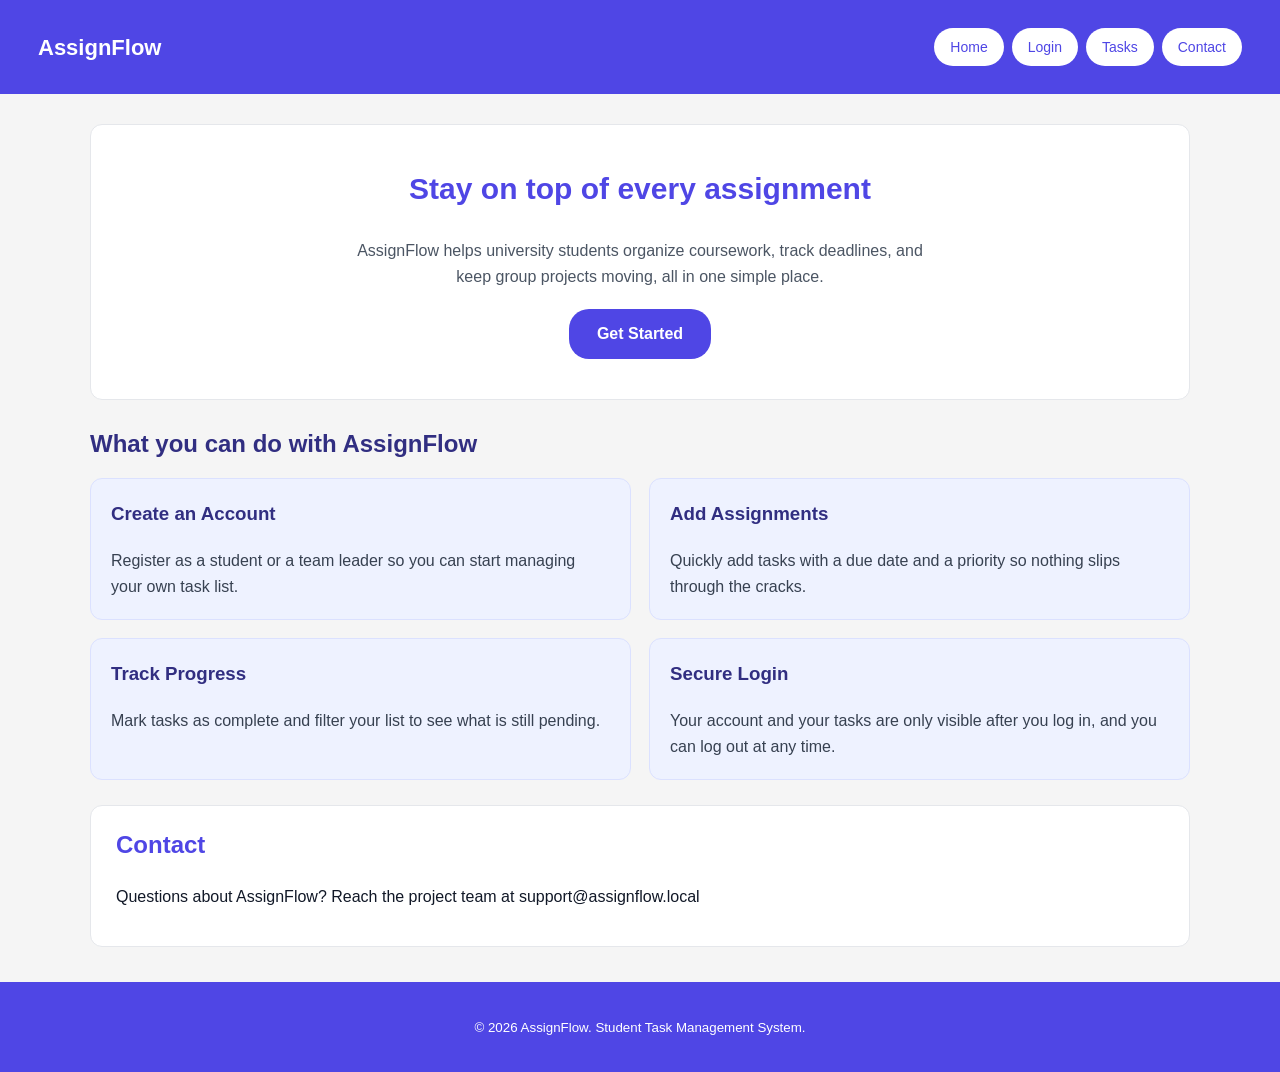
<file: AssignFlow-main/index.html>
<!doctype html>
<html lang="en">
  <head>
    <meta charset="UTF-8" />
    <meta name="viewport" content="width=device-width, initial-scale=1.0" />
    <title>AssignFlow | Student Task Manager</title>

    <link rel="stylesheet" href="CSS/main.css" />
    <link rel="stylesheet" href="CSS/layout.css" />
    <link rel="stylesheet" href="CSS/forms.css" />
    <link rel="stylesheet" href="CSS/home.css" />
    <link rel="stylesheet" href="CSS/responsive.css" />
  </head>
  <body>
    <header class="site-header">
      <h1>AssignFlow</h1>
      <nav>
        <a href="index.html">Home</a>
        <a href="Pages/auth.html">Login</a>
        <a href="Pages/dashboard.html">Tasks</a>
        <a href="#contact">Contact</a>
      </nav>
    </header>

    <main class="home-page">
      <section class="hero">
        <h2>Stay on top of every assignment</h2>
        <p>
          AssignFlow helps university students organize coursework, track
          deadlines, and keep group projects moving, all in one simple place.
        </p>
        <a class="cta-button" href="Pages/auth.html">Get Started</a>
      </section>

      <section class="features">
        <h2>What you can do with AssignFlow</h2>

        <div class="feature-grid">
          <article class="feature-card">
            <h3>Create an Account</h3>
            <p>
              Register as a student or a team leader so you can start managing
              your own task list.
            </p>
          </article>

          <article class="feature-card">
            <h3>Add Assignments</h3>
            <p>
              Quickly add tasks with a due date and a priority so nothing slips
              through the cracks.
            </p>
          </article>

          <article class="feature-card">
            <h3>Track Progress</h3>
            <p>
              Mark tasks as complete and filter your list to see what is still
              pending.
            </p>
          </article>

          <article class="feature-card">
            <h3>Secure Login</h3>
            <p>
              Your account and your tasks are only visible after you log in, and
              you can log out at any time.
            </p>
          </article>
        </div>
      </section>

      <section id="contact" class="contact">
        <h2>Contact</h2>
        <p>
          Questions about AssignFlow? Reach the project team at
          support@assignflow.local
        </p>
      </section>
    </main>

    <footer>
      <p>
        <small>&copy; 2026 AssignFlow. Student Task Management System.</small>
      </p>
    </footer>
  </body>
</html>



<!-- YO WASSUUP0 -->
 <!-- choni 28928429-->
</file>
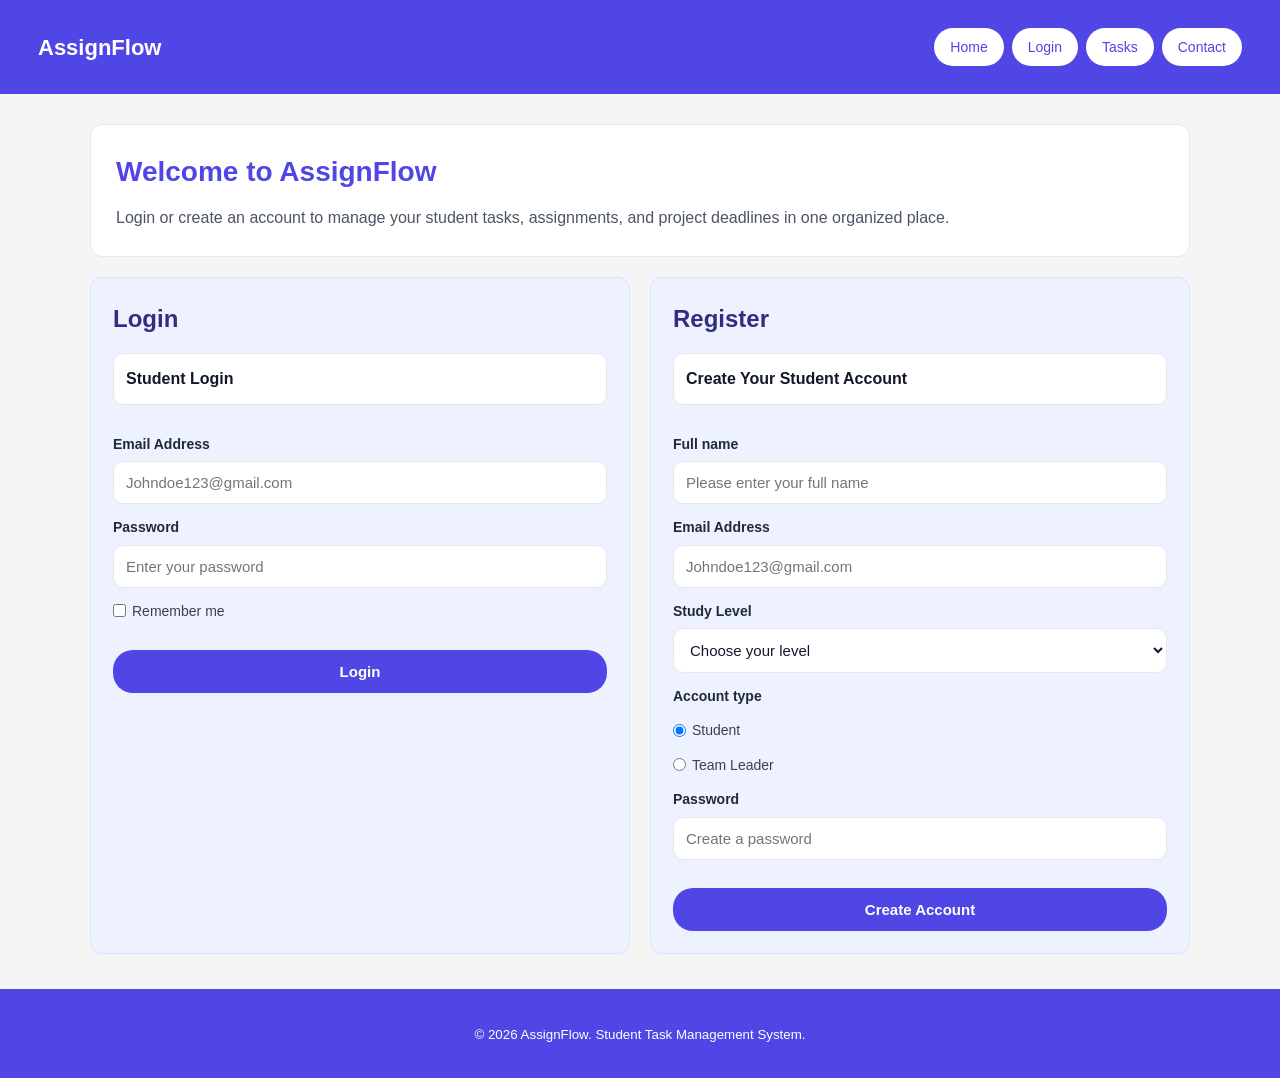
<file: AssignFlow-main/Pages/auth.html>
<!doctype html>
<html lang="en">
  <head>
    <meta charset="UTF-8" />
    <meta name="viewport" content="width=device-width, initial-scale=1.0" />
    <title>Login & Register | AssignFlow</title>

    <link rel="stylesheet" href="../CSS/main.css" />
    <link rel="stylesheet" href="../CSS/layout.css" />
    <link rel="stylesheet" href="../CSS/forms.css" />
    <link rel="stylesheet" href="../CSS/responsive.css" />
  </head>
  <body>
    <header class="site-header">
      <h1>AssignFlow</h1>
      <nav>
        <a href="../index.html">Home</a>
        <a href="auth.html">Login</a>
        <a href="dashboard.html">Tasks</a>
        <a href="../index.html#contact">Contact</a>
      </nav>
    </header>

    <main class="auth-page">
      <section class="auth-intro">
        <h2>Welcome to AssignFlow</h2>
        <p>
          Login or create an account to manage your student tasks,
          assignments, and project deadlines in one organized place.
        </p>
      </section>

      <section class="auth-container">
        <article class="auth-card">
          <h2>Login</h2>

          
          <form id="login-form">
            <fieldset>
              <legend>Student Login</legend>
              <label for="login-email">Email Address</label>
              <input
                type="email"
                id="login-email"
                name="login-email"
                placeholder="Johndoe123@gmail.com"
                required
              />

              <label for="login-password">Password</label>
              <input
                type="password"
                id="login-password"
                name="login-password"
                placeholder="Enter your password"
                required
              />

              <label class="checkbox-row">
                <input type="checkbox" id="remember-me" name="remember" />
                Remember me
              </label>

              <p id="login-message" class="form-message"></p>

              <button type="submit">Login</button>
            </fieldset>
          </form>
        </article>

        <article class="auth-card">
          <h2>Register</h2>

          <!-- Use case: Student Registration -->
          <form id="register-form">
            <fieldset>
              <legend>Create Your Student Account</legend>

              <label for="fullname">Full name</label>
              <input
                type="text"
                id="fullname"
                name="fullname"
                placeholder="Please enter your full name"
                required
              />

              <label for="register-email">Email Address</label>
              <input
                type="email"
                id="register-email"
                name="register-email"
                placeholder="Johndoe123@gmail.com"
                required
              />

              <label for="study-level">Study Level</label>
              <select name="study-level" id="study-level">
                <option value="">Choose your level</option>
                <option value="first-year">First Year</option>
                <option value="second-year">Second Year</option>
                <option value="third-year">Third Year</option>
                <option value="fourth-year">Fourth Year</option>
              </select>

              <p class="form-label">Account type</p>
              <label class="radio-row">
                <input
                  type="radio"
                  name="account-type"
                  value="student"
                  checked
                />
                Student
              </label>

              <label class="radio-row">
                <input type="radio" name="account-type" value="team-leader" />
                Team Leader
              </label>

              <label for="register-password">Password</label>
              <input
                type="password"
                id="register-password"
                name="register-password"
                placeholder="Create a password"
                required
              />

              <p id="register-message" class="form-message"></p>

              <button type="submit">Create Account</button>
            </fieldset>
          </form>
        </article>
      </section>
    </main>

    <footer>
      <p>
        <small>&copy; 2026 AssignFlow. Student Task Management System.</small>
      </p>
    </footer>

    <script src="../JS/auth.js"></script>
  </body>
</html>
</file>
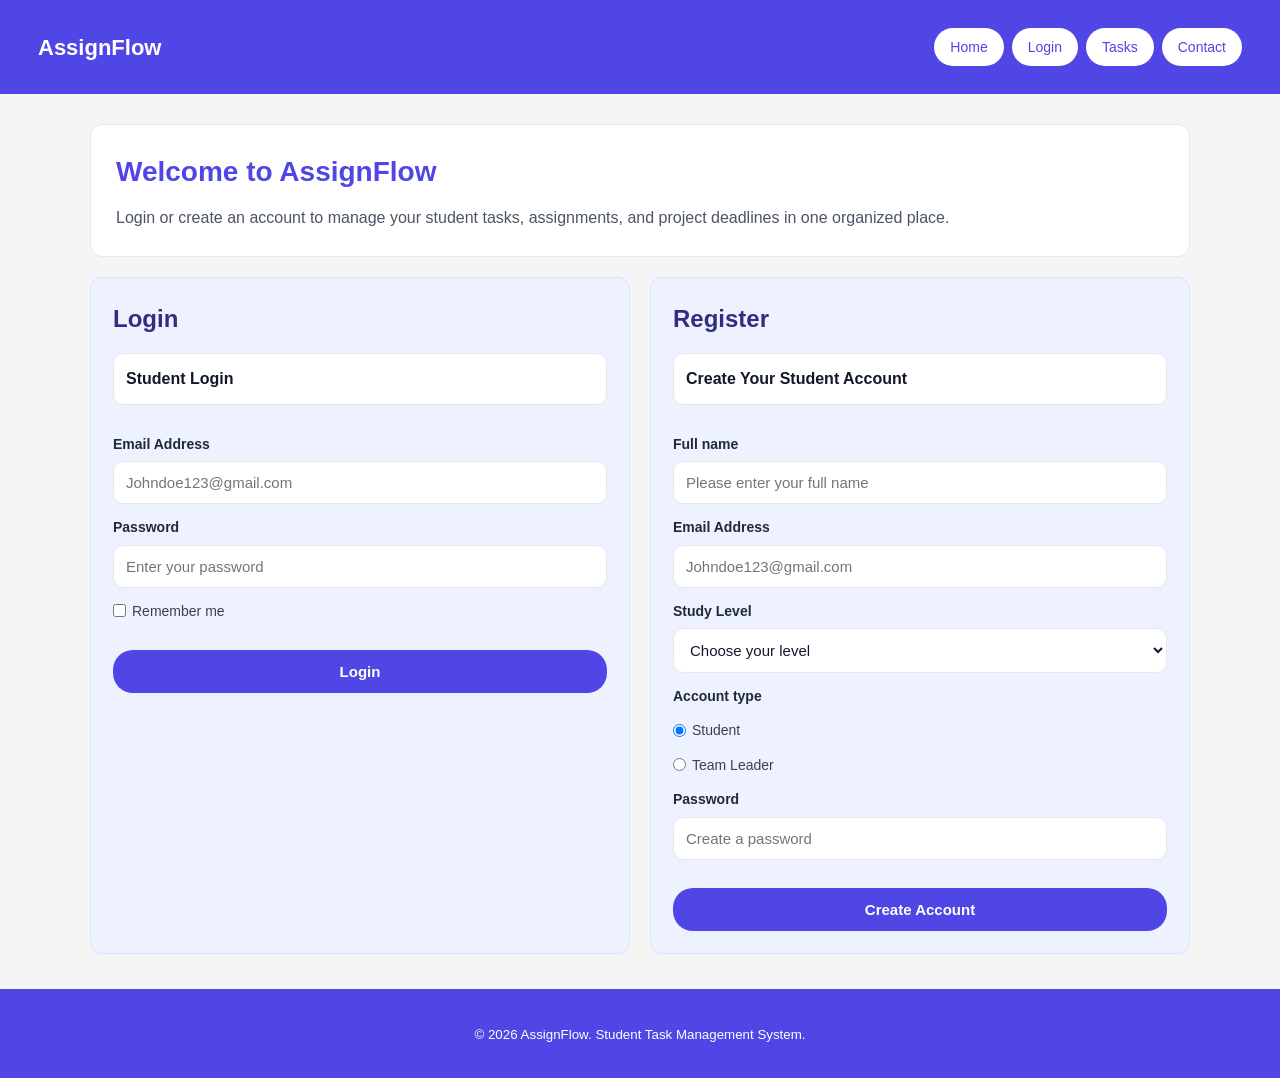
<file: AssignFlow-main/Pages/dashboard.html>
<!doctype html>
<html lang="en">
  <head>
    <meta charset="UTF-8" />
    <meta name="viewport" content="width=device-width, initial-scale=1.0" />
    <title>My Tasks | AssignFlow</title>

    <link rel="stylesheet" href="../CSS/main.css" />
    <link rel="stylesheet" href="../CSS/layout.css" />
    <link rel="stylesheet" href="../CSS/forms.css" />
    <link rel="stylesheet" href="../CSS/tasks.css" />
    <link rel="stylesheet" href="../CSS/responsive.css" />
  </head>
  <body>
    <header class="site-header">
      <h1>AssignFlow</h1>
      <nav>
        <a href="../index.html">Home</a>
        <a href="dashboard.html">Tasks</a>
        <a href="#" id="logout-link">Logout</a>
      </nav>
    </header>

    <main class="tasks-page">
      <section class="welcome-banner">
        <h2 id="welcome-message">Welcome back!</h2>
        <p>Here is everything you need to get done.</p>
      </section>

      <section class="add-task-card">
        <h2>Add a New Task</h2>

      
        <form id="add-task-form">
          <fieldset>
            <legend>Task Details</legend>

            <label for="task-title">Task Title</label>
            <input
              type="text"
              id="task-title"
              placeholder="e.g. Finish Database assignment"
              required
            />

            <label for="task-due">Due Date</label>
            <input type="date" id="task-due" />

            <label for="task-priority">Priority</label>
            <select id="task-priority">
              <option value="low">Low</option>
              <option value="medium" selected>Medium</option>
              <option value="high">High</option>
            </select>

            <button type="submit">Add Task</button>
          </fieldset>
        </form>
      </section>

      <section class="tasks-list-card">
        <div class="tasks-list-header">
          <h2>My Tasks</h2>

          <!-- Use case: Filter Tasks -->
          <select id="filter-select">
            <option value="all">All Tasks</option>
            <option value="pending">Pending</option>
            <option value="completed">Completed</option>
          </select>
        </div>

        <ul id="task-list" class="task-list">
          <!-- tasks get added here by JS -->
        </ul>

        <p id="empty-message" class="empty-message">
          You don't have any tasks yet. Add one above to get started.
        </p>
      </section>
    </main>

    <footer>
      <p>
        <small>&copy; 2026 AssignFlow. Student Task Management System.</small>
      </p>
    </footer>

    <script src="../JS/dashboard.js"></script>
  </body>
</html>
</file>
<file: AssignFlow-main/CSS/main.css>
* {
  box-sizing: border-box;
}

html {
  scroll-behavior: smooth;
}

body {
  margin: 0;
  font-family: Arial, Helvetica, sans-serif;
  background-color: #f5f5f5;
  color: #111827;
  line-height: 1.6;
}

a {
  color: inherit;
  text-decoration: none;
}

.site-header {
  background-color: #4f46e5;
  color: white;
  padding: 28px 38px;
  display: flex;
  justify-content: space-between;
  align-items: center;
}

.site-header h1 {
  margin: 0;
  font-size: 22px;
}

nav {
  display: flex;
  gap: 8px;
}

nav a {
  background-color: white;
  color: #4f46e5;
  padding: 8px 16px;
  border-radius: 20px;
  font-size: 14px;
}

nav a:hover {
  background-color: #e5e7eb;
}

footer {
  background-color: #4f46e5;
  color: white;
  text-align: center;
  padding: 16px;
  margin-top: 35px;
}
</file>
<file: AssignFlow-main/CSS/layout.css>
.auth-page {
  width: 90%;
  max-width: 1100px;
  margin: 30px auto;
}

.auth-intro {
  background-color: white;
  border: 1px solid #e5e7eb;
  border-radius: 12px;
  padding: 25px;
  margin-bottom: 20px;
}

.auth-intro h2 {
  margin-top: 0;
  margin-bottom: 10px;
  font-size: 28px;
  color: #4f46e5;
}

.auth-intro p {
  margin: 0;
  color: #4b5563;
}

.auth-container {
  display: grid;
  grid-template-columns: 1fr 1fr;
  gap: 20px;
}

.auth-card {
  background-color: #eef2ff;
  border: 1px solid #dbe1ff;
  border-radius: 12px;
  padding: 22px;
}

.auth-card h2 {
  margin-top: 0;
  margin-bottom: 15px;
  color: #312e81;
  font-size: 24px;
}
</file>
<file: AssignFlow-main/CSS/forms.css>
form {
  margin: 0;
}

fieldset {
  border: 0;
  padding: 0;
  margin: 0;
}

legend {
  background-color: white;
  color: #111827;
  width: 100%;
  padding: 12px;
  border-radius: 10px;
  font-weight: bold;
  margin-bottom: 16px;
  border: 1px solid #e5e7eb;
}

label,
.form-label {
  display: block;
  margin-top: 12px;
  margin-bottom: 6px;
  font-weight: bold;
  font-size: 14px;
  color: #1f2937;
}

input,
select {
  width: 100%;
  padding: 12px;
  border: 1px solid #e5e7eb;
  border-radius: 10px;
  background-color: white;
  color: #111827;
  font-size: 15px;
}

input:focus,
select:focus {
  border-color: #4f46e5;
  outline: none;
}

.checkbox-row,
.radio-row {
  display: flex;
  align-items: center;
  gap: 6px;
  font-weight: normal;
  color: #374151;
}

.checkbox-row input,
.radio-row input {
  width: auto;
  margin: 0;
}

button {
  width: 100%;
  margin-top: 18px;
  padding: 13px;
  border: 0;
  border-radius: 20px;
  background-color: #4f46e5;
  color: white;
  font-size: 15px;
  font-weight: bold;
  cursor: pointer;
}

button:hover {
  background-color: #4338ca;
}

.form-message {
  margin: 10px 0 0 0;
  font-size: 14px;
  font-weight: bold;
}

.form-message.error {
  color: #b91c1c;
}

.form-message.success {
  color: #15803d;
}
</file>
<file: AssignFlow-main/CSS/home.css>
.home-page {
  width: 90%;
  max-width: 1100px;
  margin: 30px auto;
}

.hero {
  background-color: white;
  border: 1px solid #e5e7eb;
  border-radius: 12px;
  padding: 40px 25px;
  text-align: center;
  margin-bottom: 25px;
}

.hero h2 {
  margin-top: 0;
  font-size: 30px;
  color: #4f46e5;
}

.hero p {
  max-width: 600px;
  margin: 10px auto 20px auto;
  color: #4b5563;
}

.cta-button {
  display: inline-block;
  background-color: #4f46e5;
  color: white;
  padding: 12px 28px;
  border-radius: 20px;
  font-weight: bold;
}

.cta-button:hover {
  background-color: #4338ca;
}

.features {
  margin-bottom: 25px;
}

.features h2 {
  color: #312e81;
  font-size: 24px;
  margin-bottom: 15px;
}

.feature-grid {
  display: grid;
  grid-template-columns: 1fr 1fr;
  gap: 18px;
}

.feature-card {
  background-color: #eef2ff;
  border: 1px solid #dbe1ff;
  border-radius: 12px;
  padding: 20px;
}

.feature-card h3 {
  margin-top: 0;
  color: #312e81;
}

.feature-card p {
  margin: 0;
  color: #374151;
}

.contact {
  background-color: white;
  border: 1px solid #e5e7eb;
  border-radius: 12px;
  padding: 20px 25px;
  margin-bottom: 25px;
}

.contact h2 {
  margin-top: 0;
  color: #4f46e5;
}
</file>
<file: AssignFlow-main/CSS/responsive.css>
@media (max-width: 760px) {
  .site-header {
    padding: 22px;
    display: block;
  }

  .site-header h1 {
    margin-bottom: 15px;
  }

  nav {
    display: flex;
    flex-wrap: wrap;
    gap: 8px;
  }

  .auth-page {
    width: 94%;
    margin-top: 22px;
  }

  .auth-intro,
  .auth-card {
    padding: 18px;
  }

  .auth-container {
    grid-template-columns: 1fr;
  }
}
</file>
<file: AssignFlow-main/CSS/tasks.css>
.tasks-page {
  width: 90%;
  max-width: 900px;
  margin: 30px auto;
}

.welcome-banner {
  background-color: white;
  border: 1px solid #e5e7eb;
  border-radius: 12px;
  padding: 22px;
  margin-bottom: 20px;
}

.welcome-banner h2 {
  margin-top: 0;
  margin-bottom: 6px;
  color: #4f46e5;
}

.welcome-banner p {
  margin: 0;
  color: #4b5563;
}

.add-task-card,
.tasks-list-card {
  background-color: #eef2ff;
  border: 1px solid #dbe1ff;
  border-radius: 12px;
  padding: 22px;
  margin-bottom: 20px;
}

.add-task-card h2,
.tasks-list-card h2 {
  margin-top: 0;
  color: #312e81;
}

.tasks-list-header {
  display: flex;
  justify-content: space-between;
  align-items: center;
  gap: 12px;
}

.tasks-list-header select {
  width: auto;
}

.task-list {
  list-style: none;
  margin: 18px 0 0 0;
  padding: 0;
}

.task-item {
  background-color: white;
  border: 1px solid #e5e7eb;
  border-radius: 10px;
  padding: 14px 16px;
  margin-bottom: 10px;
  display: flex;
  justify-content: space-between;
  align-items: center;
  gap: 10px;
}

.task-item.completed .task-title {
  text-decoration: line-through;
  color: #9ca3af;
}

.task-info {
  flex-grow: 1;
}

.task-title {
  font-weight: bold;
  margin: 0 0 4px 0;
}

.task-meta {
  font-size: 13px;
  color: #6b7280;
}

.priority-badge {
  display: inline-block;
  padding: 2px 8px;
  border-radius: 10px;
  font-size: 12px;
  font-weight: bold;
  margin-left: 6px;
}

.priority-low {
  background-color: #dcfce7;
  color: #166534;
}

.priority-medium {
  background-color: #fef9c3;
  color: #854d0e;
}

.priority-high {
  background-color: #fee2e2;
  color: #991b1b;
}

.task-actions {
  display: flex;
  gap: 6px;
}

.task-actions button {
  width: auto;
  margin-top: 0;
  padding: 8px 12px;
  font-size: 13px;
  border-radius: 14px;
}

.complete-btn {
  background-color: #16a34a;
}

.complete-btn:hover {
  background-color: #15803d;
}

.delete-btn {
  background-color: #dc2626;
}

.delete-btn:hover {
  background-color: #b91c1c;
}

.empty-message {
  text-align: center;
  color: #6b7280;
  margin-top: 16px;
}
</file>
